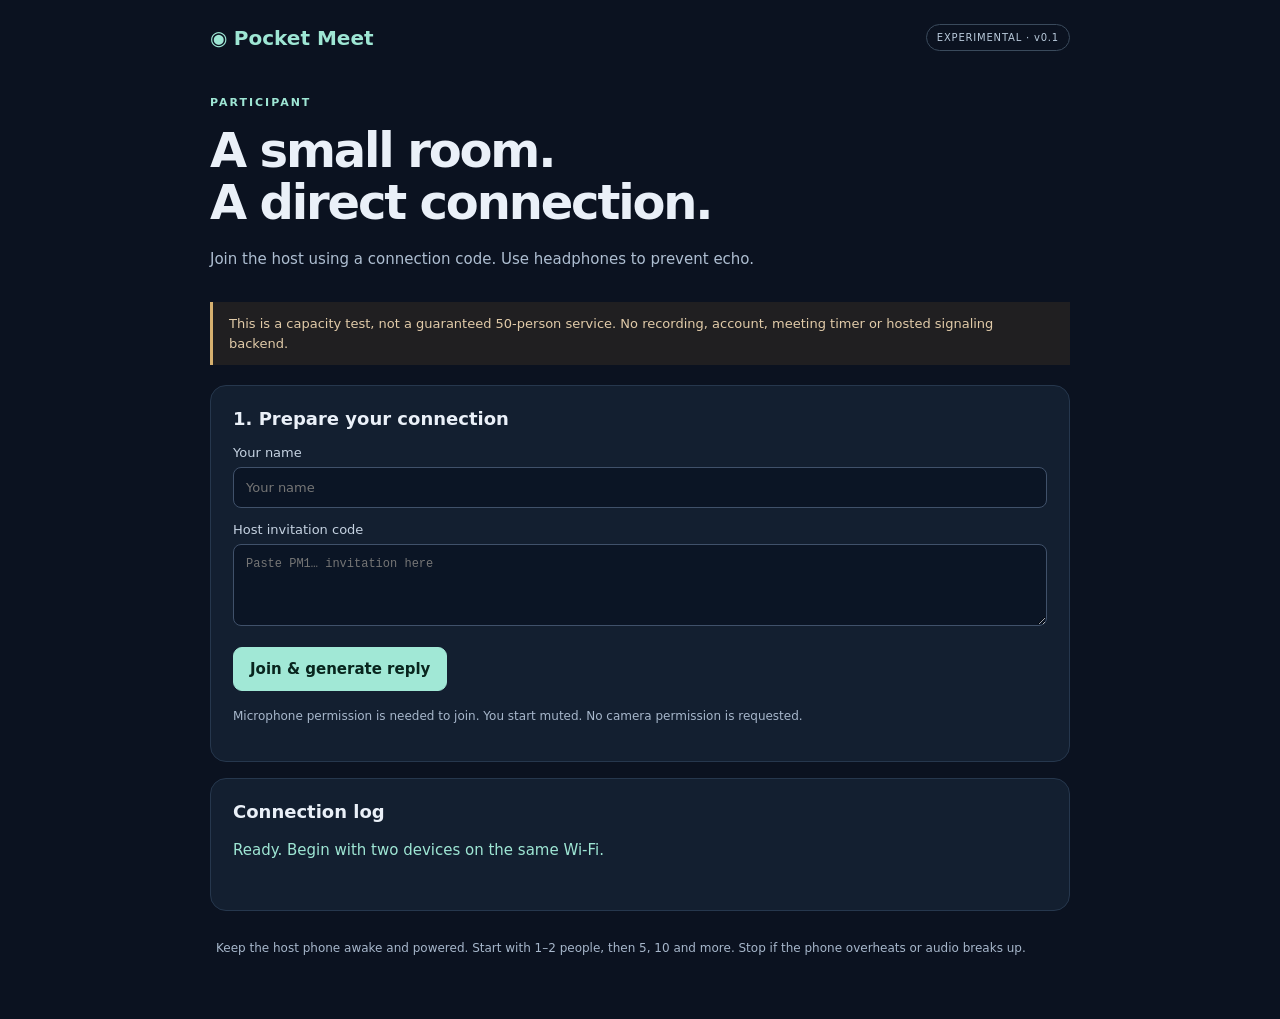
<file: Bethany/index.html>
<!doctype html>
<html lang="en"><head><meta charset="utf-8"><meta name="viewport" content="width=device-width,initial-scale=1,viewport-fit=cover"><meta name="theme-color" content="#101a2a"><title>Pocket Meet · Test lab</title><link rel="stylesheet" href="style.css"></head>
<body><main><header><div class="brand">◉ <b>Pocket Meet</b></div><span class="pill">EXPERIMENTAL · v0.1</span></header>
<section class="intro"><p class="eyebrow" id="roleTag">PARTICIPANT</p><h1 id="headline">A small room.<br>A direct connection.</h1><p id="intro">Join the host using a connection code. Use headphones to prevent echo.</p></section>
<div class="notice">This is a capacity test, not a guaranteed 50-person service. No recording, account, meeting timer or hosted signaling backend.</div>
<section class="card" id="setup"><h2>1. Prepare your connection</h2><label>Your name<input id="name" maxlength="32" placeholder="Your name" autocomplete="off"></label>
<div id="hostSetup" hidden><label>Camera bitrate<select id="bitrate"><option value="300">300 kbps · softer image</option><option value="400" selected>400 kbps · starting point</option><option value="500">500 kbps · more detail</option></select></label><p class="hint">Camera: 640 × 360, up to 15 fps. Screen: fitted inside 1280 × 720, up to 5 fps, same bitrate cap.</p>
<details><summary>Connection settings</summary><p class="hint">Default: no external servers; try the same Wi-Fi first. Remote 5G connections may fail. Optional servers below are yours to choose; this app supplies no relay service.</p><label>Optional STUN URL<input id="stun" placeholder="stun:your-server:3478" spellcheck="false"></label><label>Optional TURN URL<input id="turn" placeholder="turn:your-server:3478" spellcheck="false"></label><label>TURN username<input id="turnUser" autocomplete="off"></label><label>TURN password<input id="turnPass" type="password" autocomplete="off"></label><p class="hint">TURN credentials travel inside each invitation. Use temporary credentials. Direct IP addresses are included in connection codes. Share privately.</p></details>
<button id="start" class="primary">Start host camera & microphone</button></div>
<div id="guestSetup"><label>Host invitation code<textarea id="offerInput" rows="4" placeholder="Paste PM1… invitation here" spellcheck="false"></textarea></label><button id="join" class="primary">Join & generate reply</button><p class="hint">Microphone permission is needed to join. You start muted. No camera permission is requested.</p></div></section>
<section class="card" id="meeting" hidden><div class="sectionHead"><h2 id="mediaTitle">Live room</h2><span class="pill" id="sourceLabel">CAMERA</span></div><div class="stage"><video id="preview" autoplay playsinline muted></video><video id="remoteVideo" autoplay playsinline hidden></video><span id="stageLabel">Waiting for a connection</span></div><canvas id="screenCanvas" width="1280" height="720" hidden></canvas>
<div class="controls"><button id="mic">Unmute microphone</button><button id="camera" hidden>Use camera</button><button id="screen" hidden>Share screen</button><button id="playAudio">Enable audio</button><button id="leave" class="danger">End / leave</button></div>
<div class="stats"><div><strong id="connected">0</strong><span>connected</span></div><div><strong id="upload">—</strong><span>media Mbps out</span></div><div><strong id="elapsed">00:00</strong><span>elapsed</span></div></div><p class="hint" id="statsNote">Measured WebRTC media traffic, not total network use. No capacity is inferred from participant count.</p><div id="participants"></div></section>
<section class="card" id="hostInvites" hidden><h2>2. Invite one participant</h2><p class="hint">Each person needs a unique invitation. Send it privately, then paste their reply below. Pending invitations count toward the 50-person test limit.</p><label>Participant label<input id="participantName" maxlength="32" placeholder="e.g. Test phone 1"></label><label>Optional participant page URL<input id="joinUrl" type="url" placeholder="https://USERNAME.github.io/REPO/"></label><button id="invite" class="primary">Create invitation</button><label>Invitation / link<textarea id="inviteOutput" readonly rows="4" placeholder="Create an invitation first"></textarea></label><button id="copyInvite">Copy invitation</button><label>Participant reply<textarea id="answerInput" rows="4" placeholder="Paste PM1… reply here" spellcheck="false"></textarea></label><button id="applyAnswer">Connect participant</button></section>
<section class="card" id="guestReply" hidden><h2>2. Send your reply to the host</h2><p class="hint">Copy the entire reply. Once the host applies it, keep this page open. If the connection fails, leave and request a fresh invitation.</p><textarea id="answerOutput" readonly rows="4"></textarea><button id="copyAnswer" class="primary">Copy reply</button></section>
<section class="card"><h2>Connection log</h2><p id="status" role="status" aria-live="polite">Ready. Begin with two devices on the same Wi-Fi.</p><pre id="log"></pre></section>
<footer>Keep the host phone awake and powered. Start with 1–2 people, then 5, 10 and more. Stop if the phone overheats or audio breaks up.</footer></main><script src="app.js"></script></body></html>
</file>
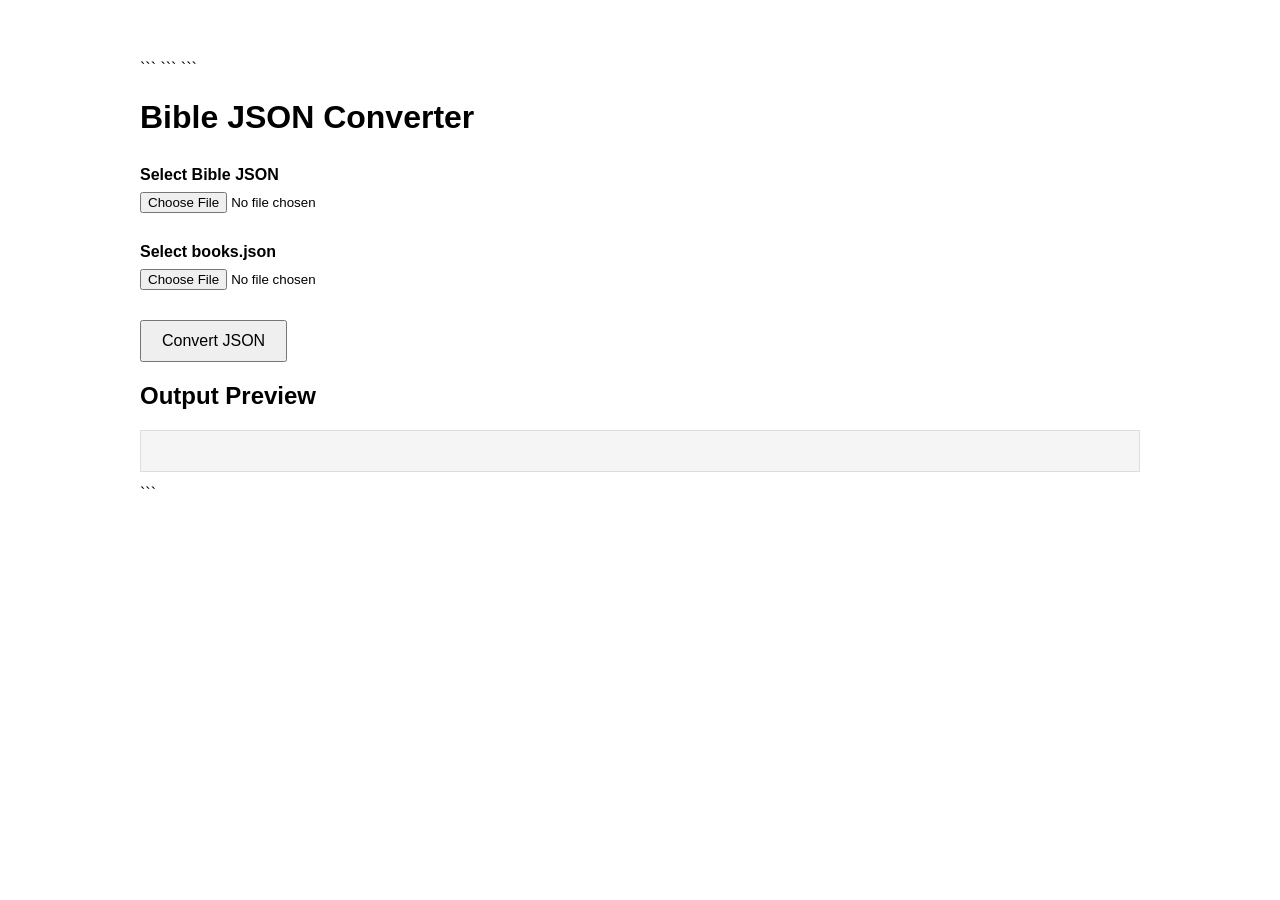
<file: Bible converter.html>
<!DOCTYPE html>

<html lang="en">
<head>
    <meta charset="UTF-8">
    <meta name="viewport" content="width=device-width, initial-scale=1.0">
    <title>Bible JSON Converter</title>

```
<style>
    body {
        font-family: Arial, sans-serif;
        max-width: 1000px;
        margin: 40px auto;
        padding: 20px;
    }

    h1 {
        margin-bottom: 30px;
    }

    .file-box {
        margin-bottom: 20px;
    }

    label {
        display: block;
        font-weight: bold;
        margin-bottom: 8px;
    }

    input[type="file"] {
        margin-bottom: 10px;
    }

    button {
        padding: 10px 20px;
        font-size: 16px;
        cursor: pointer;
    }

    pre {
        background: #f5f5f5;
        padding: 20px;
        overflow: auto;
        max-height: 600px;
        border: 1px solid #ddd;
        white-space: pre-wrap;
    }

    #status {
        margin: 20px 0;
        font-weight: bold;
    }
</style>
```

</head>

<body>

```
<h1>Bible JSON Converter</h1>

<div class="file-box">
    <label for="bibleFile">Select Bible JSON</label>
    <input type="file" id="bibleFile" accept=".json">
</div>

<div class="file-box">
    <label for="booksFile">Select books.json</label>
    <input type="file" id="booksFile" accept=".json">
</div>

<button id="convertBtn">Convert JSON</button>

<div id="status"></div>

<h2>Output Preview</h2>
<pre id="output"></pre>

<script>
    const bibleFileInput = document.getElementById("bibleFile");
    const booksFileInput = document.getElementById("booksFile");
    const convertBtn = document.getElementById("convertBtn");
    const outputElement = document.getElementById("output");
    const statusElement = document.getElementById("status");

    function readJSONFile(file) {
        return new Promise((resolve, reject) => {
            const reader = new FileReader();

            reader.onload = event => {
                try {
                    const json = JSON.parse(event.target.result);
                    resolve(json);
                } catch (error) {
                    reject(
                        new Error(`Invalid JSON in ${file.name}`)
                    );
                }
            };

            reader.onerror = () => {
                reject(
                    new Error(`Could not read ${file.name}`)
                );
            };

            reader.readAsText(file, "UTF-8");
        });
    }

    convertBtn.addEventListener("click", async () => {
        try {
            const bibleFile = bibleFileInput.files[0];
            const booksFile = booksFileInput.files[0];

            if (!bibleFile) {
                throw new Error(
                    "Please select the Bible JSON file."
                );
            }

            if (!booksFile) {
                throw new Error(
                    "Please select the books.json file."
                );
            }

            statusElement.textContent = "Reading files...";

            const bibleData = await readJSONFile(bibleFile);
            const books = await readJSONFile(booksFile);

            // Validate Bible JSON
            if (
                !bibleData.Book ||
                !Array.isArray(bibleData.Book)
            ) {
                throw new Error(
                    'Bible JSON must contain a "Book" array.'
                );
            }

            // Validate books.json
            if (!Array.isArray(books)) {
                throw new Error(
                    "books.json must contain an array of book names."
                );
            }

            // Make sure both files contain the same number of books
            if (bibleData.Book.length !== books.length) {
                throw new Error(
                    `Book count mismatch. Bible has ${bibleData.Book.length} books, ` +
                    `but books.json has ${books.length} books.`
                );
            }

            const convertedData = {};

            bibleData.Book.forEach((book, bookIndex) => {

                const bookName = books[bookIndex];

                if (!bookName) {
                    throw new Error(
                        `Missing book name at index ${bookIndex}.`
                    );
                }

                if (!Array.isArray(book.Chapter)) {
                    throw new Error(
                        `Book "${bookName}" does not contain a Chapter array.`
                    );
                }

                const chapters = {};

                book.Chapter.forEach((chapter, chapterIndex) => {

                    const chapterNumber =
                        String(chapterIndex + 1);

                    if (!Array.isArray(chapter.Verse)) {
                        throw new Error(
                            `Book "${bookName}", Chapter ${chapterNumber} ` +
                            `does not contain a Verse array.`
                        );
                    }

                    // Convert verses
                    chapters[chapterNumber] =
                        chapter.Verse.map((verse, verseIndex) => {

                            return {
                                verse: verseIndex + 1,
                                Verseid: verse.Verseid,
                                text: verse.Verse
                            };

                        });
                });

                convertedData[bookName] = {
                    name: bookName,
                    chapters: chapters
                };
            });

            // Convert to formatted JSON
            const jsonOutput = JSON.stringify(
                convertedData,
                null,
                2
            );

            // Show preview
            outputElement.textContent = jsonOutput;

            // Create download
            const blob = new Blob(
                [jsonOutput],
                {
                    type: "application/json;charset=utf-8"
                }
            );

            const url = URL.createObjectURL(blob);

            const downloadLink =
                document.createElement("a");

            downloadLink.href = url;
            downloadLink.download =
                "Bible_Converted.json";

            document.body.appendChild(downloadLink);

            downloadLink.click();

            document.body.removeChild(downloadLink);

            URL.revokeObjectURL(url);

            statusElement.textContent =
                "Conversion completed successfully!";

        } catch (error) {

            console.error(error);

            statusElement.textContent =
                "Error: " + error.message;

            outputElement.textContent = "";
        }
    });
</script>
```

</body>
</html>
</file>
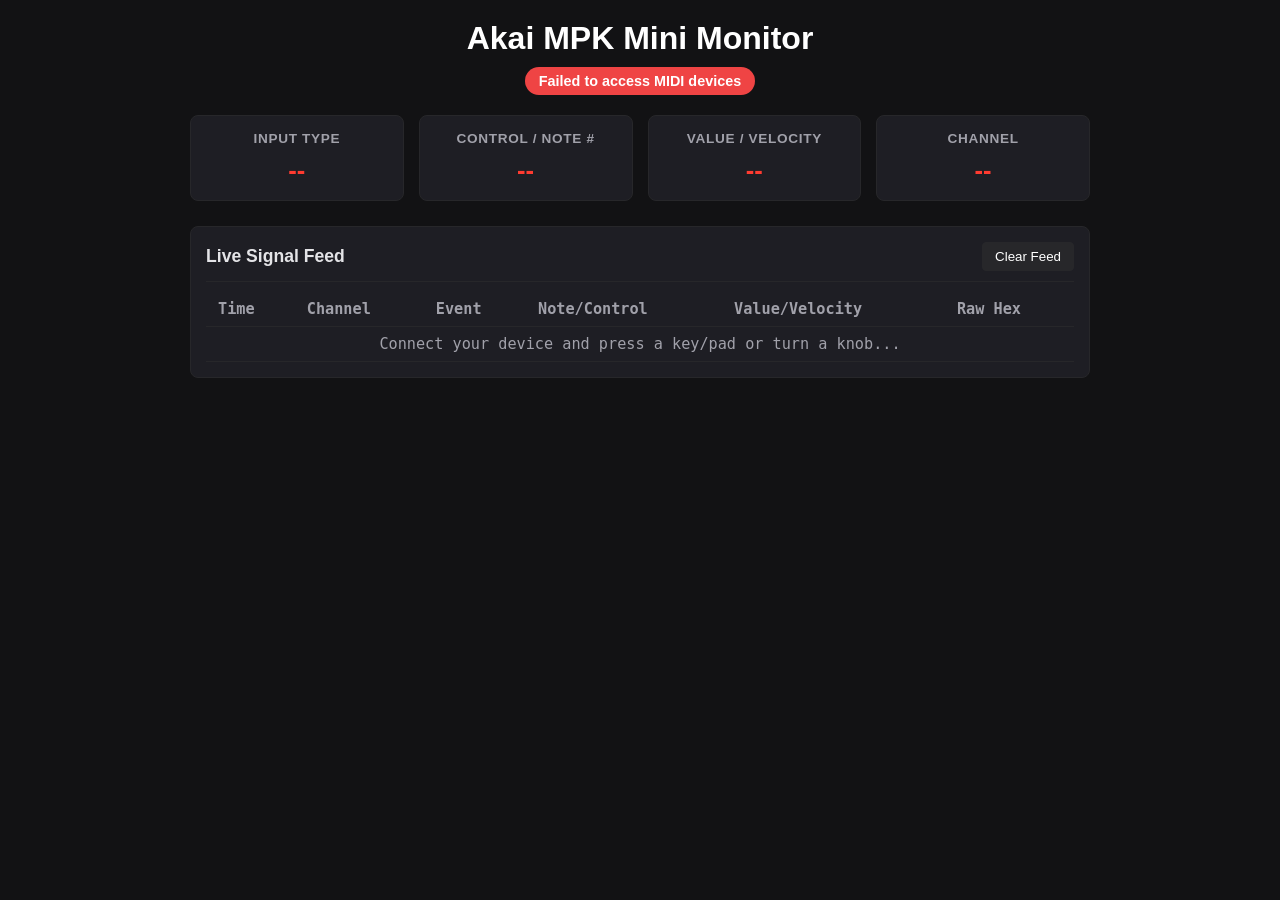
<file: Jubal_Studio/Akai_MIDI_signal_test.html>
<!DOCTYPE html>
<html lang="en">
<head>
  <meta charset="UTF-8" />
  <meta name="viewport" content="width=device-width, initial-scale=1.0" />
  <title>Akai MPK Mini Signal Monitor</title>
  <style>
    :root {
      --bg-color: #121214;
      --card-bg: #1e1e24;
      --accent-color: #ff3b30;
      --text-color: #e4e4e7;
      --muted-color: #a1a1aa;
      --border-color: #27272a;
    }

    body {
      font-family: -apple-system, BlinkMacSystemFont, "Segoe UI", Roboto, Helvetica, Arial, sans-serif;
      background-color: var(--bg-color);
      color: var(--text-color);
      margin: 0;
      padding: 20px;
      display: flex;
      flex-direction: column;
      align-items: center;
    }

    .container {
      max-width: 900px;
      width: 100%;
    }

    header {
      margin-bottom: 20px;
      text-align: center;
    }

    h1 {
      margin: 0 0 10px 0;
      color: #ffffff;
    }

    .status-badge {
      display: inline-block;
      padding: 6px 14px;
      border-radius: 20px;
      font-size: 0.9rem;
      font-weight: 600;
      background-color: #333;
      color: #fff;
    }

    .status-connected {
      background-color: #10b981;
      color: #000;
    }

    .status-disconnected {
      background-color: #ef4444;
      color: #fff;
    }

    .grid {
      display: grid;
      grid-template-columns: repeat(auto-fit, minmax(200px, 1fr));
      gap: 15px;
      margin-bottom: 25px;
    }

    .card {
      background-color: var(--card-bg);
      border: 1px solid var(--border-color);
      border-radius: 8px;
      padding: 15px;
      text-align: center;
    }

    .card h3 {
      margin: 0 0 10px 0;
      font-size: 0.85rem;
      text-transform: uppercase;
      color: var(--muted-color);
      letter-spacing: 0.05em;
    }

    .card .value {
      font-size: 1.6rem;
      font-weight: bold;
      color: var(--accent-color);
    }

    .log-container {
      background-color: var(--card-bg);
      border: 1px solid var(--border-color);
      border-radius: 8px;
      padding: 15px;
    }

    .log-header {
      display: flex;
      justify-content: space-between;
      align-items: center;
      margin-bottom: 10px;
      border-bottom: 1px solid var(--border-color);
      padding-bottom: 10px;
    }

    button {
      background-color: #27272a;
      color: #fff;
      border: 1px solid var(--border-color);
      padding: 6px 12px;
      border-radius: 4px;
      cursor: pointer;
      transition: background 0.2s;
    }

    button:hover {
      background-color: #3f3f46;
    }

    .log-table-wrapper {
      max-height: 400px;
      overflow-y: auto;
    }

    table {
      width: 100%;
      border-collapse: collapse;
      text-align: left;
      font-family: monospace;
      font-size: 0.95rem;
    }

    th, td {
      padding: 8px 12px;
      border-bottom: 1px solid var(--border-color);
    }

    th {
      color: var(--muted-color);
      position: sticky;
      top: 0;
      background-color: var(--card-bg);
    }

    tr:nth-child(even) {
      background-color: rgba(255, 255, 255, 0.02);
    }
  </style>
</head>
<body>

  <div class="container">
    <header>
      <h1>Akai MPK Mini Monitor</h1>
      <div id="status" class="status-badge status-disconnected">Disconnected</div>
    </header>

    <div class="grid">
      <div class="card">
        <h3>Input Type</h3>
        <div id="last-type" class="value">--</div>
      </div>
      <div class="card">
        <h3>Control / Note #</h3>
        <div id="last-number" class="value">--</div>
      </div>
      <div class="card">
        <h3>Value / Velocity</h3>
        <div id="last-value" class="value">--</div>
      </div>
      <div class="card">
        <h3>Channel</h3>
        <div id="last-channel" class="value">--</div>
      </div>
    </div>

    <div class="log-container">
      <div class="log-header">
        <h2 style="margin: 0; font-size: 1.1rem;">Live Signal Feed</h2>
        <button id="clear-btn">Clear Feed</button>
      </div>
      <div class="log-table-wrapper">
        <table>
          <thead>
            <tr>
              <th>Time</th>
              <th>Channel</th>
              <th>Event</th>
              <th>Note/Control</th>
              <th>Value/Velocity</th>
              <th>Raw Hex</th>
            </tr>
          </thead>
          <tbody id="log-body">
            <tr>
              <td colspan="6" style="text-align: center; color: var(--muted-color);">Connect your device and press a key/pad or turn a knob...</td>
            </tr>
          </tbody>
        </table>
      </div>
    </div>
  </div>

  <script>
    const statusEl = document.getElementById('status');
    const lastTypeEl = document.getElementById('last-type');
    const lastNumberEl = document.getElementById('last-number');
    const lastValueEl = document.getElementById('last-value');
    const lastChannelEl = document.getElementById('last-channel');
    const logBodyEl = document.getElementById('log-body');
    const clearBtn = document.getElementById('clear-btn');

    let firstEntry = true;

    // Check Web MIDI Support
    if (navigator.requestMIDIAccess) {
      navigator.requestMIDIAccess().then(onMIDISuccess, onMIDIFailure);
    } else {
      statusEl.textContent = 'Web MIDI API Not Supported';
      alert('Your browser does not support the Web MIDI API. Please use Chrome, Edge, or Opera.');
    }

    function onMIDISuccess(midiAccess) {
      statusEl.textContent = 'Ready - Waiting for Input';
      
      const inputs = midiAccess.inputs.values();
      for (let input of inputs) {
        if (input.name.toLowerCase().includes('mpk') || input.name.toLowerCase().includes('midi')) {
          statusEl.textContent = `Connected: ${input.name}`;
          statusEl.className = 'status-badge status-connected';
        }
        input.onmidimessage = handleMIDIMessage;
      }

      // Handle device connection/disconnection dynamically
      midiAccess.onstatechange = (e) => {
        if (e.port.type === 'input') {
          if (e.port.state === 'connected') {
            statusEl.textContent = `Connected: ${e.port.name}`;
            statusEl.className = 'status-badge status-connected';
            e.port.onmidimessage = handleMIDIMessage;
          } else {
            statusEl.textContent = 'Disconnected';
            statusEl.className = 'status-badge status-disconnected';
          }
        }
      };
    }

    function onMIDIFailure() {
      statusEl.textContent = 'Failed to access MIDI devices';
    }

    function handleMIDIMessage(event) {
      const [status, data1, data2] = event.data;
      
      // Parse MIDI status byte
      const command = status >> 4;
      const channel = (status & 0xf) + 1;

      let eventType = 'Unknown';
      
      switch (command) {
        case 9:
          eventType = data2 > 0 ? 'Note On' : 'Note Off';
          break;
        case 8:
          eventType = 'Note Off';
          break;
        case 11:
          eventType = 'Control Change (Knob)';
          break;
        case 14:
          eventType = 'Pitch Bend';
          break;
        case 13:
          eventType = 'Aftertouch';
          break;
      }

      // Convert MIDI Note Number to Musical Pitch (e.g., C4, A#3)
      const noteName = getNoteName(data1);

      // Raw hex format for debugging
      const rawHex = Array.from(event.data)
        .map(b => '0x' + b.toString(16).padStart(2, '0').toUpperCase())
        .join(' ');

      // Update Summary Cards
      lastTypeEl.textContent = eventType;
      lastNumberEl.textContent = command === 11 ? `CC #${data1}` : `${data1} (${noteName})`;
      lastValueEl.textContent = data2 !== undefined ? data2 : '--';
      lastChannelEl.textContent = channel;

      // Add to Log Feed
      addLogEntry(channel, eventType, command === 11 ? `CC ${data1}` : `${data1} (${noteName})`, data2, rawHex);
    }

    function getNoteName(noteNumber) {
      const notes = ['C', 'C#', 'D', 'D#', 'E', 'F', 'F#', 'G', 'G#', 'A', 'A#', 'B'];
      const octave = Math.floor(noteNumber / 12) - 1;
      const note = notes[noteNumber % 12];
      return `${note}${octave}`;
    }

    function addLogEntry(channel, type, number, val, raw) {
      if (firstEntry) {
        logBodyEl.innerHTML = '';
        firstEntry = false;
      }

      const timestamp = new Date().toLocaleTimeString() + '.' + String(new Date().getMilliseconds()).padStart(3, '0');
      const row = document.createElement('tr');
      
      row.innerHTML = `
        <td>${timestamp}</td>
        <td>Ch ${channel}</td>
        <td>${type}</td>
        <td>${number}</td>
        <td>${val !== undefined ? val : '--'}</td>
        <td style="color: var(--muted-color);">${raw}</td>
      `;

      logBodyEl.insertBefore(row, logBodyEl.firstChild);

      // Keep maximum 50 rows to keep UI performant
      if (logBodyEl.children.length > 50) {
        logBodyEl.removeChild(logBodyEl.lastChild);
      }
    }

    clearBtn.addEventListener('click', () => {
      logBodyEl.innerHTML = `<tr><td colspan="6" style="text-align: center; color: var(--muted-color);">Log cleared. Waiting for input...</td></tr>`;
      firstEntry = true;
    });
  </script>
</body>
</html>
</file>
<file: Bethany/style.css>
:root{font-family:system-ui,-apple-system,sans-serif;color:#eaf0f8;background:#0b1220;color-scheme:dark;font-size:15px}*{box-sizing:border-box}body{margin:0}main{max-width:900px;margin:auto;padding:24px 20px 48px}header,.sectionHead{display:flex;align-items:center;justify-content:space-between;gap:12px}.brand{font-size:20px;color:#9ee6d4}.pill{font-size:10px;letter-spacing:.08em;border:1px solid #3a4a5c;border-radius:20px;padding:7px 10px;color:#b9cadb;white-space:nowrap}.intro{padding:32px 0 16px}.eyebrow{color:#9ee6d4;font-size:11px;letter-spacing:.18em;font-weight:700}h1{font-size:clamp(30px,6vw,48px);letter-spacing:-.045em;line-height:1.1;margin:12px 0 18px}h2{font-size:18px;margin:0 0 16px}p{line-height:1.6;color:#aebed1}.notice{border-left:3px solid #d6b06f;padding:12px 16px;background:#201f21;color:#e1cba9;font-size:13px;line-height:1.5;margin-bottom:20px}.card{background:#131f30;border:1px solid #26374d;border-radius:16px;padding:22px;margin-bottom:16px}label{display:block;font-size:13px;color:#c5d2e1;margin:14px 0}input,textarea,select{width:100%;margin-top:7px;padding:12px;border:1px solid #40516a;border-radius:8px;background:#0b1525;color:#eff4fa;font:inherit}textarea{font-family:ui-monospace,monospace;font-size:12px;resize:vertical}button{border:1px solid #425773;border-radius:9px;padding:12px 16px;background:#21324a;color:#ecf3fb;font:inherit;font-weight:600;cursor:pointer;margin:4px 6px 4px 0}button.primary{background:#a1e8d6;color:#09251e;border-color:#a1e8d6}button.danger{color:#ffbcba;border-color:#794747}button:disabled{opacity:.45;cursor:wait}.hint,footer{font-size:12px;color:#a7b7cb;line-height:1.65}summary{cursor:pointer;color:#9ee6d4}details{padding:10px 0}.stage{background:#050a12;border-radius:12px;position:relative;min-height:160px;overflow:hidden;margin-bottom:12px}.stage video{display:block;width:100%;max-height:440px;object-fit:contain}#stageLabel{position:absolute;bottom:10px;left:10px;background:#0b1220b8;border-radius:6px;padding:5px 9px;font-size:11px}.stats{display:grid;grid-template-columns:repeat(3,1fr);gap:10px;margin:20px 0}.stats strong{display:block;font-size:26px;font-weight:600}.stats span{font-size:10px;color:#9eafc5;text-transform:uppercase;letter-spacing:.06em}.person{display:flex;justify-content:space-between;align-items:center;gap:10px;border-top:1px solid #2e3d52;padding:10px 0;font-size:13px}.person small{color:#a7b7cb}.person button{padding:7px 10px;font-size:12px}pre{white-space:pre-wrap;overflow-wrap:anywhere;max-height:160px;overflow:auto;font:11px/1.7 ui-monospace,monospace;color:#9eafc5}#status{color:#9ee6d4}footer{padding:12px 6px}[hidden]{display:none!important}:focus-visible{outline:2px solid #a1e8d6;outline-offset:3px}@media(max-width:480px){main{padding:18px 14px}.card{padding:17px}header{align-items:flex-start}.pill{font-size:9px}.controls button{font-size:12px;padding:11px}.stats strong{font-size:23px}}
</file>
